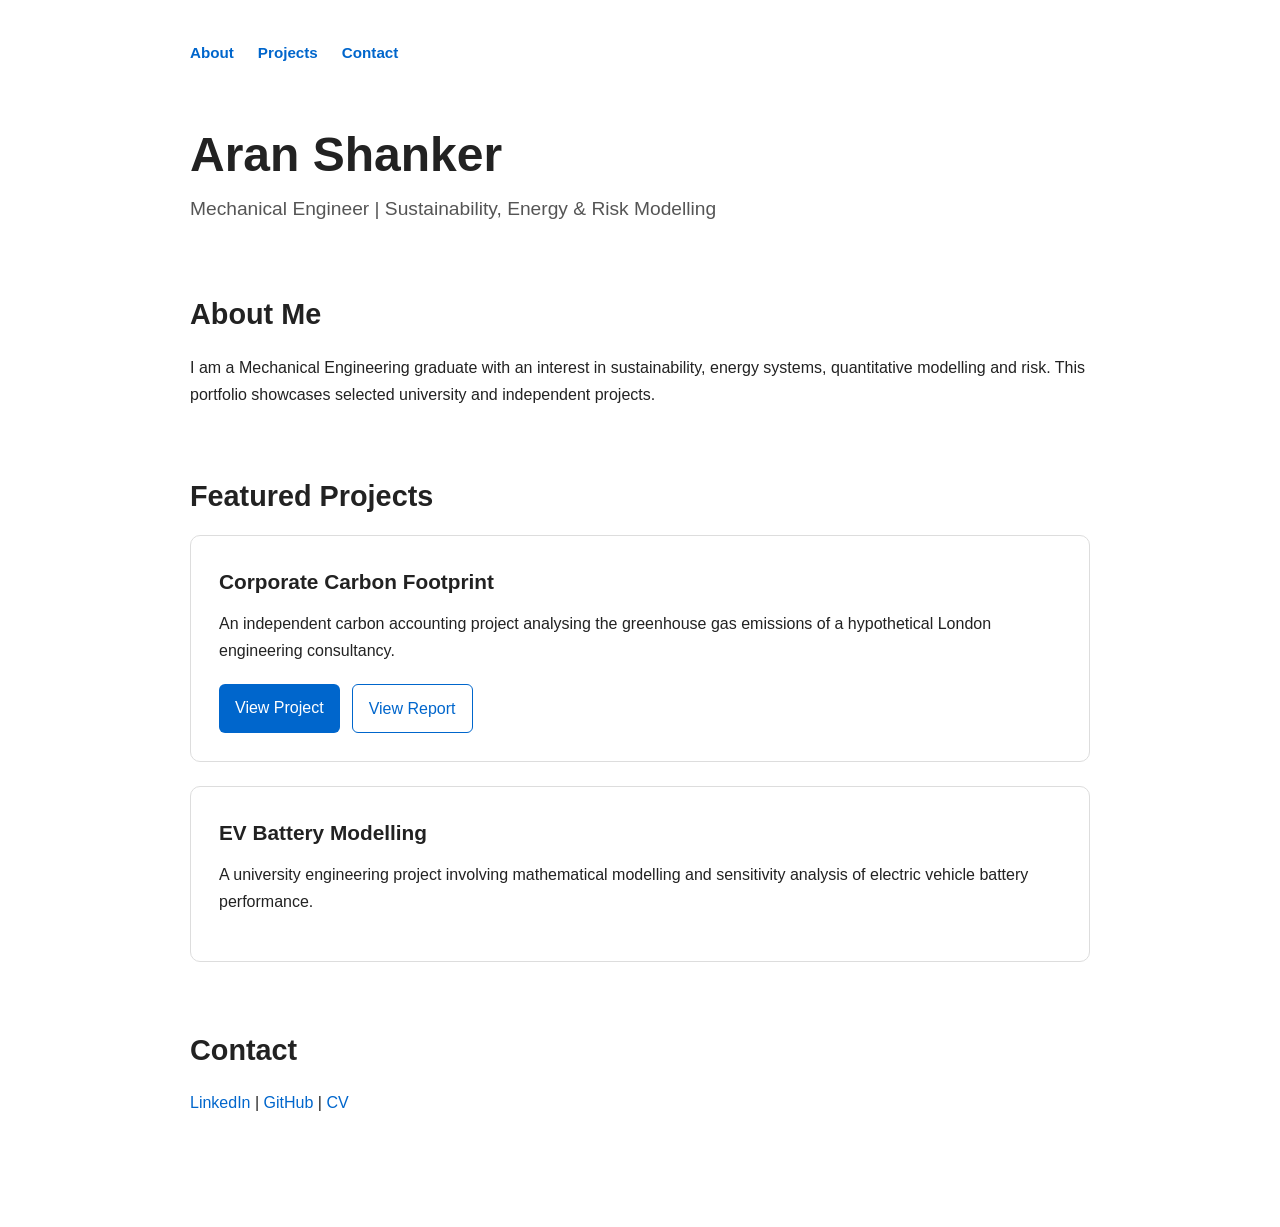
<file: index.html>
<!DOCTYPE html>
<html lang="en">

<head>
    <meta charset="UTF-8">
    <meta name="viewport" content="width=device-width, initial-scale=1.0">

    <title>Aran Shanker | Portfolio</title>

    <link rel="stylesheet" href="style.css">
</head>

<body>

    <nav>
        <a href="#about">About</a>
        <a href="#projects">Projects</a>
        <a href="#contact">Contact</a>
    </nav>

    <header>
        <h1>Aran Shanker</h1>

        <p>
            Mechanical Engineer | Sustainability, Energy & Risk Modelling
        </p>
    </header>

    <section id="about">
        <h2>About Me</h2>

        <p>
            I am a Mechanical Engineering graduate with an interest in
            sustainability, energy systems, quantitative modelling and risk.
            This portfolio showcases selected university and independent projects.
        </p>
    </section>

    <section id="projects">
        <h2>Featured Projects</h2>

       <div class="project-card">
    <h3>Corporate Carbon Footprint</h3>

    <p>
        An independent carbon accounting project analysing the greenhouse
        gas emissions of a hypothetical London engineering consultancy.
    </p>

    <div class="project-links">
        <a href="projects/carbon-footprint.html" class="button">View Project</a>
        <a href="files/Carbon Footprint of a London Engineering Consultancy Technical Report.pdf" class="button secondary-button">View Report</a>
    </div>
</div>

        <div class="project-card">
            <h3>EV Battery Modelling</h3>
            <p>
                A university engineering project involving mathematical modelling
                and sensitivity analysis of electric vehicle battery performance.
            </p>
        </div>
    </section>

<section id="contact">
    <h2>Contact</h2>

    <p>
        <a href="https://www.linkedin.com/in/aran-shanker/" target="_blank">LinkedIn</a>
        |
        <a href="https://github.com/aranshanker" target="_blank">GitHub</a>
        |
        <a href="files/Aran Shanker CV.pdf" target="_blank">CV</a>
    </p>
</section>

</body>

</html>
</file>
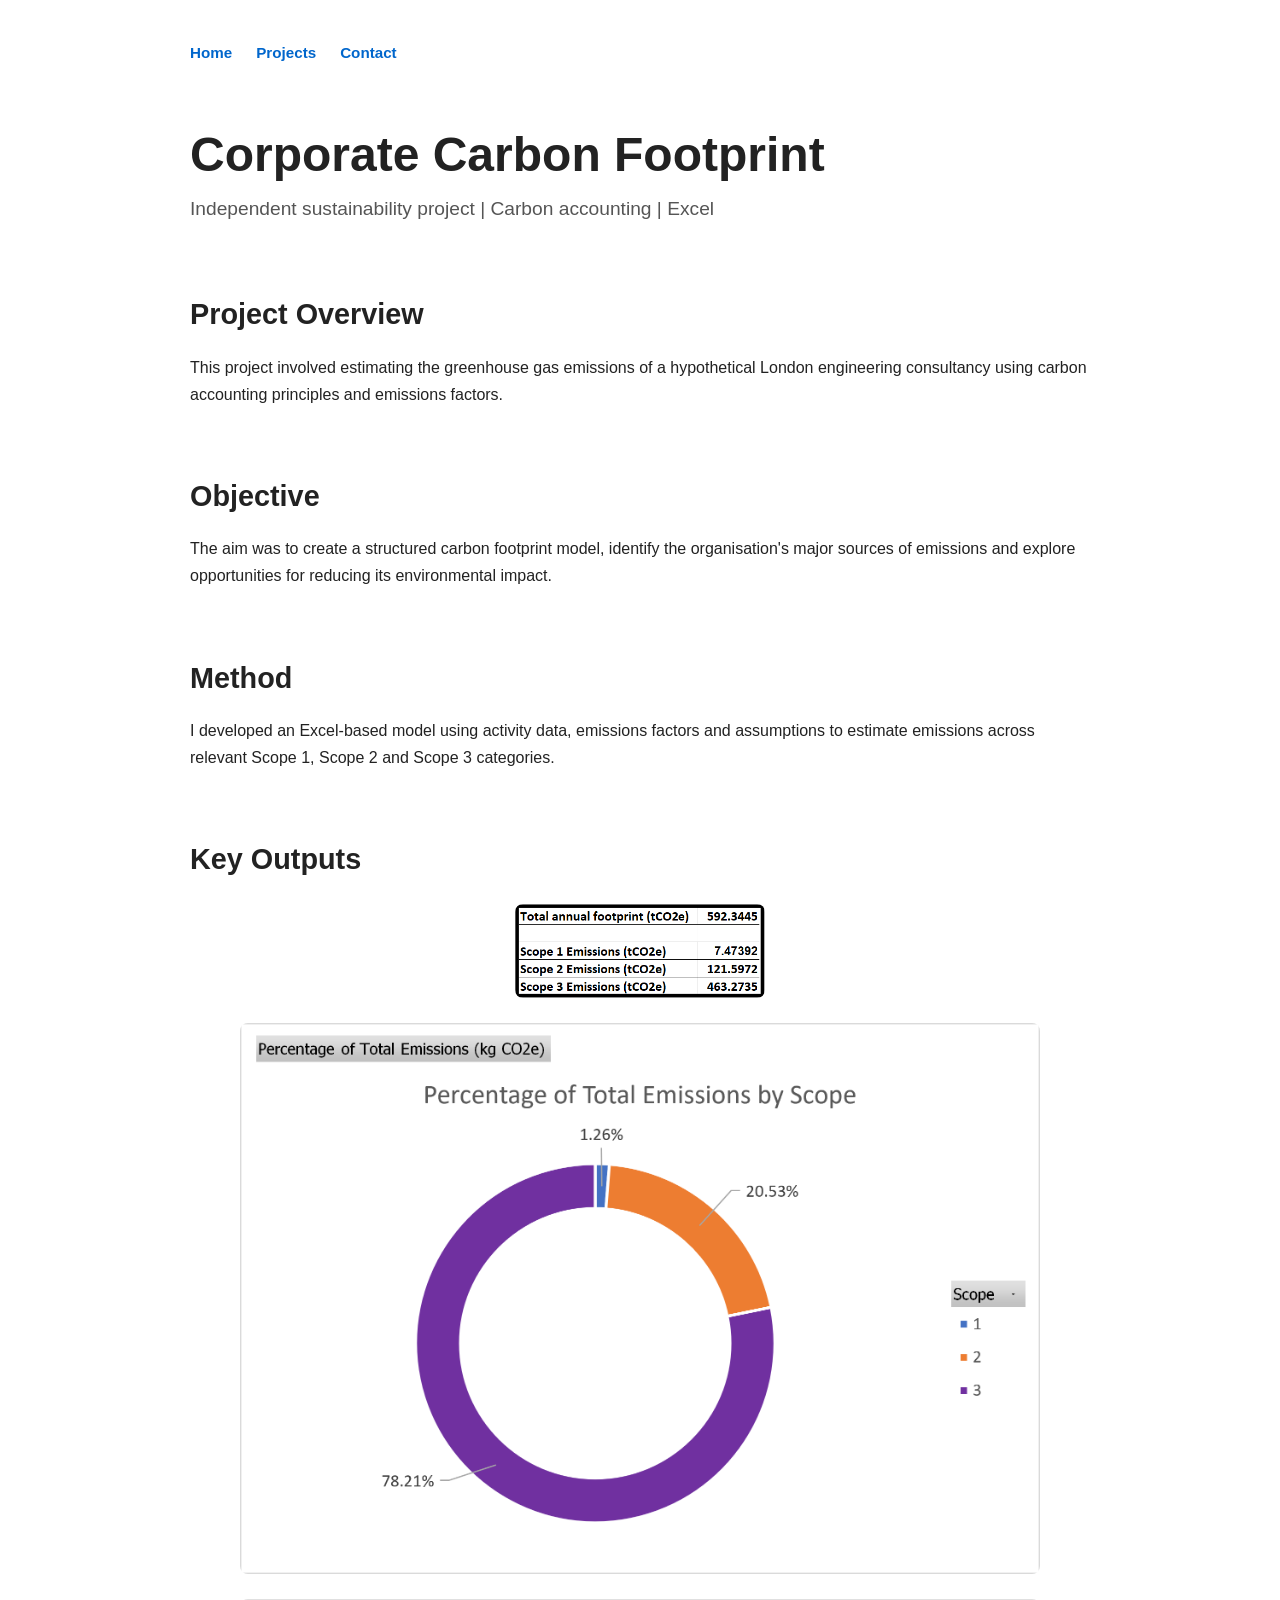
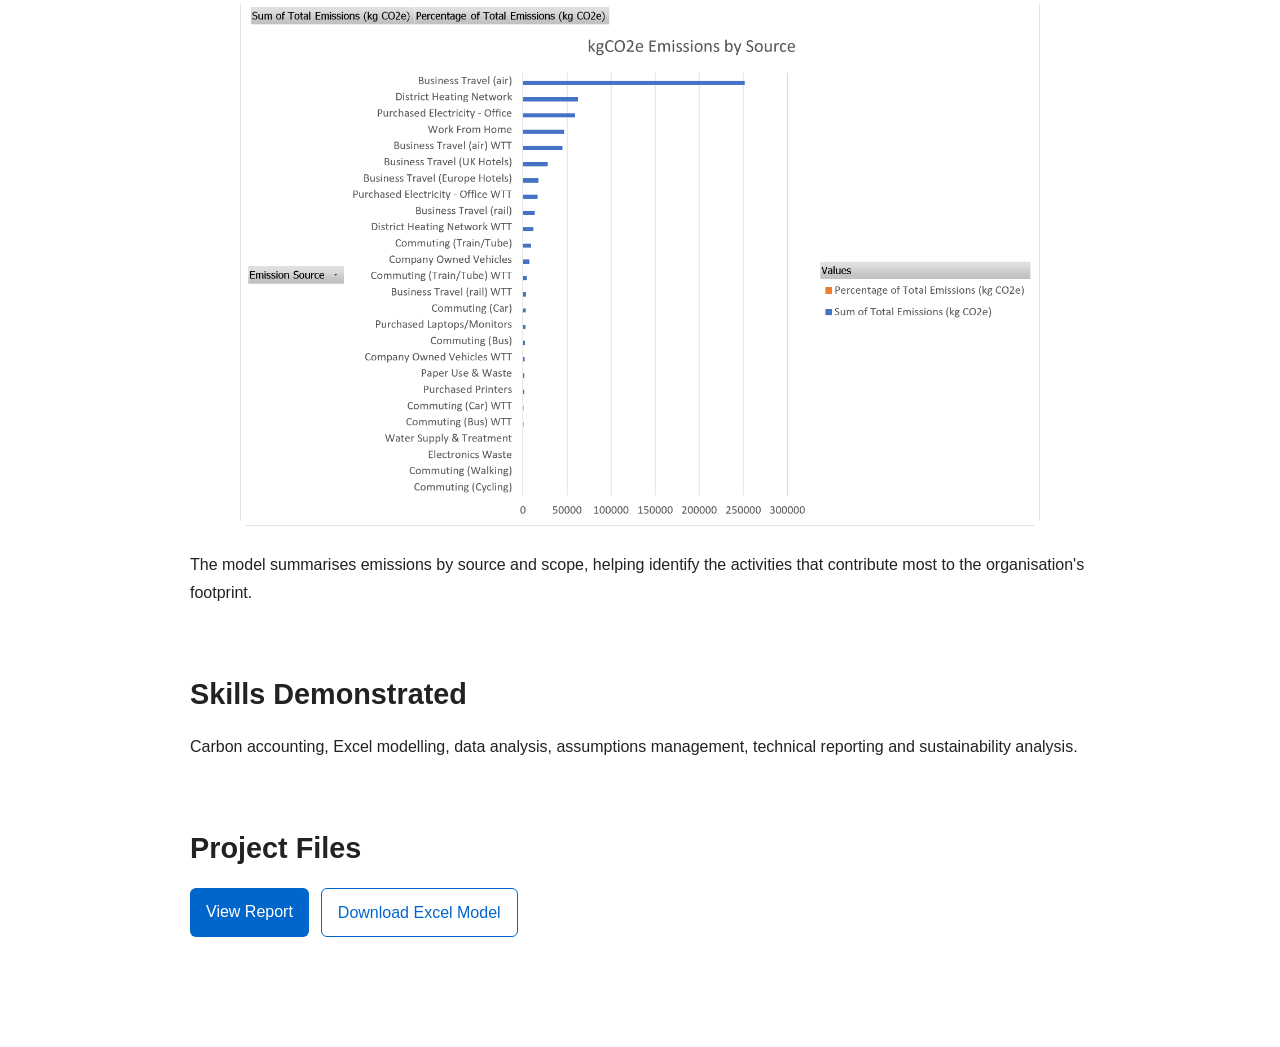
<file: projects/carbon-footprint.html>
<!DOCTYPE html>
<html lang="en">

<head>
    <meta charset="UTF-8">
    <meta name="viewport" content="width=device-width, initial-scale=1.0">

    <title>Corporate Carbon Footprint | Aran Shanker</title>

    <link rel="stylesheet" href="../style.css">
</head>

<body>

    <nav>
        <a href="../index.html">Home</a>
        <a href="../index.html#projects">Projects</a>
        <a href="../index.html#contact">Contact</a>
    </nav>

    <header>
        <h1>Corporate Carbon Footprint</h1>

        <p>
            Independent sustainability project | Carbon accounting | Excel
        </p>
    </header>

    <section>
        <h2>Project Overview</h2>

        <p>
            This project involved estimating the greenhouse gas emissions
            of a hypothetical London engineering consultancy using carbon
            accounting principles and emissions factors.
        </p>
    </section>

    <section>
        <h2>Objective</h2>

        <p>
            The aim was to create a structured carbon footprint model,
            identify the organisation's major sources of emissions and
            explore opportunities for reducing its environmental impact.
        </p>
    </section>

    <section>
        <h2>Method</h2>

        <p>
            I developed an Excel-based model using activity data,
            emissions factors and assumptions to estimate emissions
            across relevant Scope 1, Scope 2 and Scope 3 categories.
        </p>
    </section>

    <section>
    <h2>Key Outputs</h2>

    <img
        src="../images/Total Emissions by Scope.png"
        alt="Summary of annual carbon footprint"
        class="project-image summary-image"
    >

    <img
        src="../images/Percentage of Total Emissions by Scope.png"
        alt="Percentage of emissions by scope"
        class="project-image"
    >

    <img
        src="../images/Emissions by Source.png"
        alt="Breakdown of emissions by source in descending order"
        class="project-image"
    >

    <p>
        The model summarises emissions by source and scope, helping identify
        the activities that contribute most to the organisation's footprint.
    </p>
</section>

    <section>
        <h2>Skills Demonstrated</h2>

        <p>
            Carbon accounting, Excel modelling, data analysis,
            assumptions management, technical reporting and
            sustainability analysis.
        </p>
    </section>

    <section>
        <h2>Project Files</h2>

        <div class="project-links">
            <a href="../files/Carbon Footprint of a London Engineering Consultancy Technical Report.pdf" class="button">View Report</a>
            <a
                href="../files/Carbon Footprint of a London Engineering Consultancy.xlsx"
                class="button secondary-button"
                download="Aran-Shanker-Carbon-Footprint-Model.xlsx"
            >
            Download Excel Model
            </a>
        </div>
    </section>

</body>

</html>
</file>
<file: style.css>
body {
    max-width: 900px;
    margin: 0 auto;
    padding: 40px 20px;

    font-family: Arial, sans-serif;
    line-height: 1.7;

    color: #222222;
    background-color: #ffffff;
}

nav {
    display: flex;
    gap: 24px;
    margin-bottom: 60px;

    font-size: 0.95rem;
    font-weight: 600;
}

header {
    margin-bottom: 70px;
}

header p {
    font-size: 1.2rem;
    color: #555555;
}

h1 {
    font-size: 3rem;
    margin-bottom: 10px;
    line-height: 1.2;
}

h2 {
    margin-top: 50px;
    margin-bottom: 20px;

    font-size: 1.8rem;
    line-height: 1.3;
}

h3 {
    margin-top: 0;
    margin-bottom: 10px;

    font-size: 1.3rem;
}

p {
    margin-top: 0;
    margin-bottom: 18px;
}

section {
    margin-bottom: 70px;
}

.project-card {
    border: 1px solid #dddddd;
    border-radius: 10px;

    padding: 28px;
    margin-bottom: 24px;

    background-color: #ffffff;
}

.project-links {
    display: flex;
    gap: 12px;
    margin-top: 20px;
}

.button {
    display: inline-block;

    padding: 10px 16px;

    background-color: #0066cc;
    color: white;

    border-radius: 6px;
    text-decoration: none;
}

.button:hover {
    background-color: #004c99;
    text-decoration: none;
}

.secondary-button {
    background-color: white;
    color: #0066cc;

    border: 1px solid #0066cc;
}

.secondary-button:hover {
    background-color: #f2f7fc;
}

.project-image {
    display: block;

    width: 100%;
    max-width: 800px;
    height: auto;

    border-radius: 8px;

    margin: 25px auto;
}

.summary-image {
    max-width: 250px;
}

a {
    color: #0066cc;
    text-decoration: none;
}

a:hover {
    text-decoration: underline;
}
</file>
